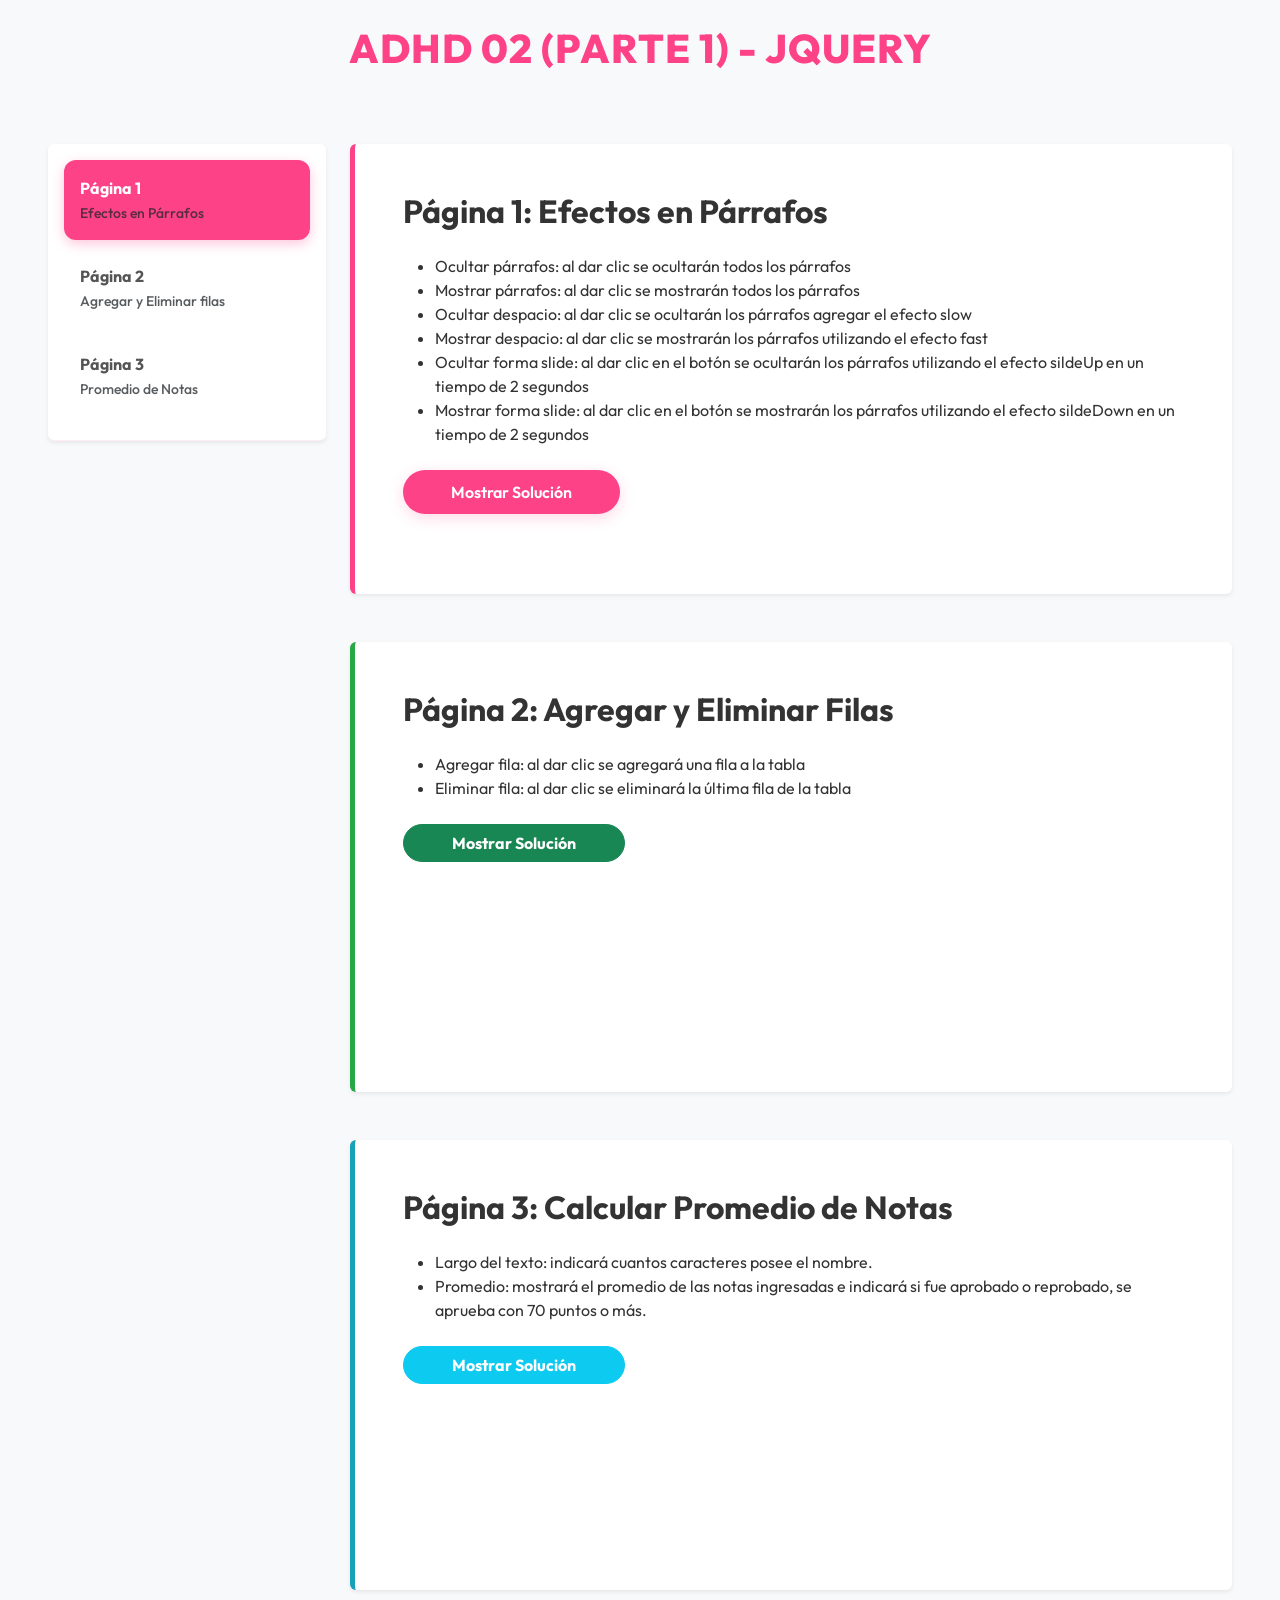
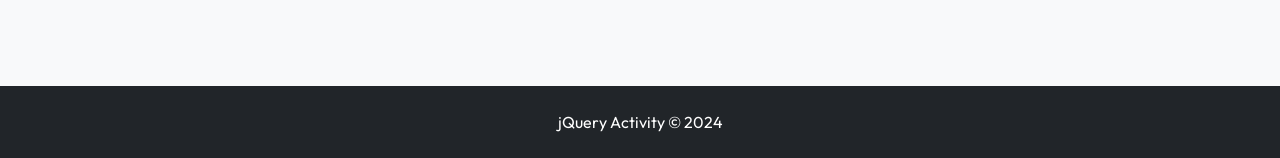
<file: index.html>
<!DOCTYPE html>
<html lang="es">

<head>
    <meta charset="UTF-8">
    <meta name="viewport" content="width=device-width, initial-scale=1.0">
    <title>Actividad jQuery - Inicio</title>
    <link rel="stylesheet" href="css/bootstrap.min.css">
    <link href="https://fonts.googleapis.com/css2?family=Outfit:wght@300;400;600;800&display=swap" rel="stylesheet">
    <link rel="stylesheet" href="css/style.css">
</head>

<body data-bs-spy="scroll" data-bs-target="#navbar-jquery" data-bs-offset="20" tabindex="0">

    <header>
        <h1 class="text-center h1-bg p-4 mb-5">ADHD 02 (Parte 1) - jQuery</h1>
    </header>

    <main class="container-fluid px-lg-5">
        <div class="row">
            <div class="col-md-3">
                <nav id="navbar-jquery"
                    class="navbar navbar-light bg-white flex-column align-items-stretch p-3 shadow-sm rounded sticky-top"
                    style="top: 20px;">
                    <nav class="nav nav-pills flex-column">
                        <a class="nav-link mb-2 py-3" href="#item-1">
                            <span class="fw-bold">Página 1</span><br>
                            <small class="text-muted">Efectos en Párrafos</small>
                        </a>
                        <a class="nav-link mb-2 py-3" href="#item-2">
                            <span class="fw-bold">Página 2</span><br>
                            <small class="text-muted">Agregar y Eliminar filas</small>
                        </a>
                        <a class="nav-link mb-2 py-3" href="#item-3">
                            <span class="fw-bold">Página 3</span><br>
                            <small class="text-muted">Promedio de Notas</small>
                        </a>
                    </nav>
                </nav>
            </div>
            <div class="col-md-9">
                <div class="scrollspy-example">
                    <section id="item-1"
                        class="p-5 mb-5 rounded shadow-sm bg-white border-start border-5 border-primary"
                        style="border-left-color: var(--pink-primary) !important;">
                        <h2 class="fw-bold mb-4">Página 1: Efectos en Párrafos</h2>
                        <p class="lead">
                        <ul>
                            <li>Ocultar párrafos: al dar clic se ocultarán todos los párrafos</li>
                            <li>Mostrar párrafos: al dar clic se mostrarán todos los párrafos</li>
                            <li>Ocultar despacio: al dar clic se ocultarán los párrafos agregar el efecto slow</li>
                            <li>Mostrar despacio: al dar clic se mostrarán los párrafos utilizando el efecto fast</li>
                            <li>Ocultar forma slide: al dar clic en el botón se ocultarán los párrafos utilizando el
                                efecto
                                sildeUp en un tiempo de 2 segundos</li>
                            <li>Mostrar forma slide: al dar clic en el botón se mostrarán los párrafos utilizando el
                                efecto
                                sildeDown en un tiempo de 2 segundos</li>
                        </ul>
                        </p>
                        <div class="mt-4">
                            <a href="pagina1.html" class="btn btn-custom px-5">Mostrar Solución</a>
                        </div>
                    </section>
                    <section id="item-2"
                        class="p-5 mb-5 rounded shadow-sm bg-white border-start border-5 border-success"
                        style="border-left-color: #28a745 !important;">
                        <h2 class="fw-bold mb-4">Página 2: Agregar y Eliminar Filas</h2>
                        <p class="lead">
                        <ul>
                            <li>Agregar fila: al dar clic se agregará una fila a la tabla</li>
                            <li>Eliminar fila: al dar clic se eliminará la última fila de la tabla</li>
                        </ul>
                        </p>
                        <div class="mt-4">
                            <a href="pagina2.html" class="btn btn-success px-5 rounded-pill fw-bold">Mostrar
                                Solución</a>
                        </div>
                    </section>
                    <section id="item-3" class="p-5 mb-5 rounded shadow-sm bg-white border-start border-5 border-info"
                        style="border-left-color: #17a2b8 !important;">
                        <h2 class="fw-bold mb-4">Página 3: Calcular Promedio de Notas</h2>
                        <p class="lead">
                        <ul>
                            <li>Largo del texto: indicará cuantos caracteres posee el nombre.</li>
                            <li>Promedio: mostrará el promedio de las notas ingresadas e indicará si fue aprobado o
                                reprobado, se aprueba con 70 puntos o más.</li>
                        </ul>
                        </p>
                        <div class="mt-4">
                            <a href="pagina3.html" class="btn btn-info px-5 text-white rounded-pill fw-bold">Mostrar
                                Solución</a>
                        </div>
                    </section>

                </div>
            </div>
        </div>
    </main>

    <footer class="bg-dark text-white text-center py-4 mt-5">
        <p class="mb-0">jQuery Activity &copy; 2024</p>
    </footer>

    <script src="js/jquery-4.0.0.min.js"></script>
    <script src="js/bootstrap.bundle.min.js"></script>
</body>

</html>
</file>
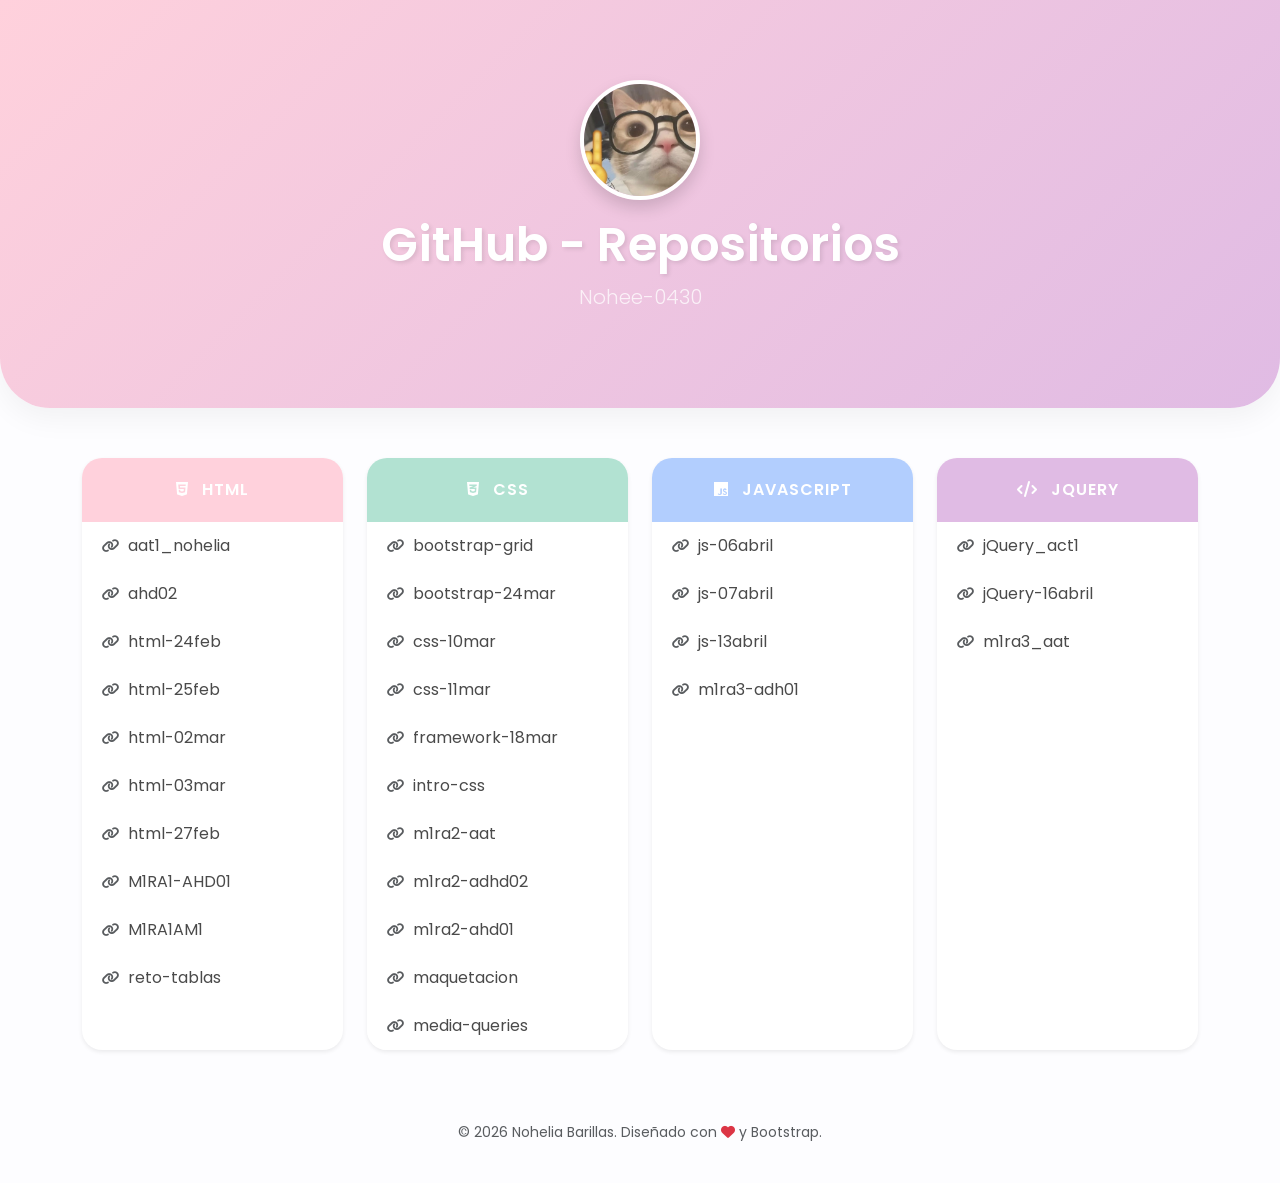
<file: fs2026_enlaces_github/index.html>
<!DOCTYPE html>
<html lang="en">

<head>
    <meta charset="UTF-8">
    <meta name="viewport" content="width=device-width, initial-scale=1.0">
    <title>Enlaces GitHub - Nohelia Barillas</title>
    <link rel="stylesheet" href="css/bootstrap.min.css">
    <link rel="stylesheet" href="css/style.css">
    <!-- Font Awesome for icons -->
    <link rel="stylesheet" href="https://cdnjs.cloudflare.com/ajax/libs/font-awesome/6.4.0/css/all.min.css">
</head>

<body>
    <!-- Hero Section -->
    <header class="hero-section text-center">
        <div class="container">
            <img src="imagenes/descarga.jpg" alt="Nohelia Barillas" class="profile-pic mb-3 shadow">
            <h1 class="hero-title mb-2">GitHub - Repositorios</h1>
            <p class="lead text-white opacity-75">Nohee-0430</p>
        </div>
    </header>

    <main class="container mb-5">
        <div class="row g-4">
            <!-- HTML Section -->
            <div class="col-md-6 col-lg-3">
                <div class="card shadow-sm">
                    <div class="card-header header-html">
                        <i class="fab fa-html5 me-2"></i> HTML
                    </div>
                    <ul class="list-group list-group-flush">
                        <li class="list-group-item"><a href="https://github.com/Nohee-0430/aat1_nohelia_barillas"><i
                                    class="fas fa-link me-2 small text-muted"></i>aat1_nohelia</a></li>
                        <li class="list-group-item"><a href="https://github.com/Nohee-0430/ahd02"><i
                                    class="fas fa-link me-2 small text-muted"></i>ahd02</a></li>
                        <li class="list-group-item"><a href="https://github.com/Nohee-0430/html-ejemplo24feb"><i
                                    class="fas fa-link me-2 small text-muted"></i>html-24feb</a></li>
                        <li class="list-group-item"><a href="https://github.com/Nohee-0430/html-ejemplo25feb"><i
                                    class="fas fa-link me-2 small text-muted"></i>html-25feb</a></li>
                        <li class="list-group-item"><a href="https://github.com/Nohee-0430/html-ejemplo02mar"><i
                                    class="fas fa-link me-2 small text-muted"></i>html-02mar</a></li>
                        <li class="list-group-item"><a href="https://github.com/Nohee-0430/html-ejemplo03mar"><i
                                    class="fas fa-link me-2 small text-muted"></i>html-03mar</a></li>
                        <li class="list-group-item"><a href="https://github.com/Nohee-0430/html-ejemplo27feb"><i
                                    class="fas fa-link me-2 small text-muted"></i>html-27feb</a></li>
                        <li class="list-group-item"><a href="https://github.com/Nohee-0430/M1RA1-AHD01"><i
                                    class="fas fa-link me-2 small text-muted"></i>M1RA1-AHD01</a></li>
                        <li class="list-group-item"><a href="https://github.com/Nohee-0430/M1RA1AM1"><i
                                    class="fas fa-link me-2 small text-muted"></i>M1RA1AM1</a></li>
                        <li class="list-group-item"><a href="https://github.com/Nohee-0430/reto-tablas"><i
                                    class="fas fa-link me-2 small text-muted"></i>reto-tablas</a></li>
                    </ul>
                </div>
            </div>

            <!-- CSS Section -->
            <div class="col-md-6 col-lg-3">
                <div class="card shadow-sm">
                    <div class="card-header header-css">
                        <i class="fab fa-css3-alt me-2"></i> CSS
                    </div>
                    <ul class="list-group list-group-flush">
                        <li class="list-group-item"><a href="https://github.com/Nohee-0430/bootstrap-23marzo-grid"><i
                                    class="fas fa-link me-2 small text-muted"></i>bootstrap-grid</a></li>
                        <li class="list-group-item"><a href="https://github.com/Nohee-0430/bootstrap-ejemplo24marzo"><i
                                    class="fas fa-link me-2 small text-muted"></i>bootstrap-24mar</a></li>
                        <li class="list-group-item"><a href="https://github.com/Nohee-0430/css-ejemplo10mar"><i
                                    class="fas fa-link me-2 small text-muted"></i>css-10mar</a></li>
                        <li class="list-group-item"><a href="https://github.com/Nohee-0430/css-ejemplo11mar"><i
                                    class="fas fa-link me-2 small text-muted"></i>css-11mar</a></li>
                        <li class="list-group-item"><a href="https://github.com/Nohee-0430/framework-ejmplo18mar"><i
                                    class="fas fa-link me-2 small text-muted"></i>framework-18mar</a></li>
                        <li class="list-group-item"><a href="https://github.com/Nohee-0430/introduccion-css"><i
                                    class="fas fa-link me-2 small text-muted"></i>intro-css</a></li>
                        <li class="list-group-item"><a href="https://github.com/Nohee-0430/m1ra2-aat"><i
                                    class="fas fa-link me-2 small text-muted"></i>m1ra2-aat</a></li>
                        <li class="list-group-item"><a href="https://github.com/Nohee-0430/m1ra2-adhd02"><i
                                    class="fas fa-link me-2 small text-muted"></i>m1ra2-adhd02</a></li>
                        <li class="list-group-item"><a href="https://github.com/Nohee-0430/m1ra2-ahd01"><i
                                    class="fas fa-link me-2 small text-muted"></i>m1ra2-ahd01</a></li>
                        <li class="list-group-item"><a href="https://github.com/Nohee-0430/maquetacion-basica"><i
                                    class="fas fa-link me-2 small text-muted"></i>maquetacion</a></li>
                        <li class="list-group-item"><a href="https://github.com/Nohee-0430/media-queries"><i
                                    class="fas fa-link me-2 small text-muted"></i>media-queries</a></li>
                    </ul>
                </div>
            </div>

            <!-- JS Section -->
            <div class="col-md-6 col-lg-3">
                <div class="card shadow-sm">
                    <div class="card-header header-js">
                        <i class="fab fa-js me-2"></i> JavaScript
                    </div>
                    <ul class="list-group list-group-flush">
                        <li class="list-group-item"><a href="https://github.com/Nohee-0430/js-ejemplo06abril"><i
                                    class="fas fa-link me-2 small text-muted"></i>js-06abril</a></li>
                        <li class="list-group-item"><a href="https://github.com/Nohee-0430/js-ejemplo07abril"><i
                                    class="fas fa-link me-2 small text-muted"></i>js-07abril</a></li>
                        <li class="list-group-item"><a href="https://github.com/Nohee-0430/js-ejemplo13abril"><i
                                    class="fas fa-link me-2 small text-muted"></i>js-13abril</a></li>
                        <li class="list-group-item"><a href="https://github.com/Nohee-0430/m1ra3-adh01"><i
                                    class="fas fa-link me-2 small text-muted"></i>m1ra3-adh01</a></li>
                    </ul>
                </div>
            </div>

            <!-- jQuery Section -->
            <div class="col-md-6 col-lg-3">
                <div class="card shadow-sm">
                    <div class="card-header header-jquery">
                        <i class="fas fa-code me-2"></i> jQuery
                    </div>
                    <ul class="list-group list-group-flush">
                        <li class="list-group-item"><a href="https://github.com/Nohee-0430/jQuery_act1"><i
                                    class="fas fa-link me-2 small text-muted"></i>jQuery_act1</a></li>
                        <li class="list-group-item"><a href="https://github.com/Nohee-0430/jQuery-ejemplo16abril"><i
                                    class="fas fa-link me-2 small text-muted"></i>jQuery-16abril</a></li>
                        <li class="list-group-item"><a
                                href="https://github.com/Nohee-0430/m1ra3_aat_nohelia_barillas"><i
                                    class="fas fa-link me-2 small text-muted"></i>m1ra3_aat</a></li>
                    </ul>
                </div>
            </div>
        </div>
    </main>

    <footer class="text-center py-4 text-muted small">
        <p>&copy; 2026 Nohelia Barillas. Diseñado con <i class="fas fa-heart text-danger"></i> y Bootstrap.</p>
    </footer>

    <script src="js/bootstrap.bundle.min.js"></script>
</body>

</html>
</file>
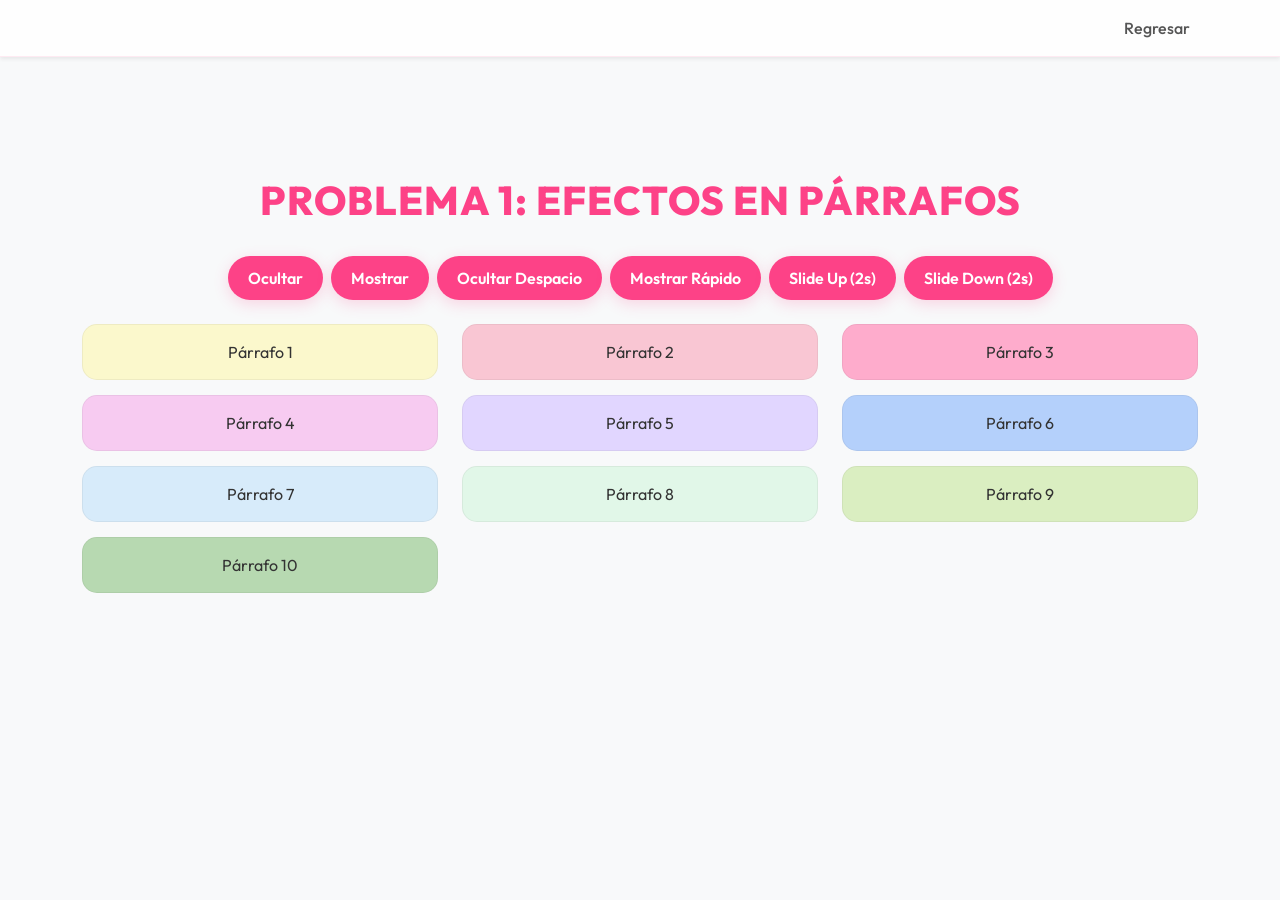
<file: pagina1.html>
<!DOCTYPE html>
<html lang="es">

<head>
    <meta charset="UTF-8">
    <meta name="viewport" content="width=device-width, initial-scale=1.0">
    <title>Página 1 - Efectos jQuery</title>
    <link rel="stylesheet" href="css/bootstrap.min.css">
    <link href="https://fonts.googleapis.com/css2?family=Outfit:wght@300;400;600;800&display=swap" rel="stylesheet">
    <link rel="stylesheet" href="css/style.css">
</head>

<body>

    <nav class="navbar navbar-expand-lg fixed-top shadow-sm">
        <div class="container">
            <div class="navbar-nav ms-auto">
                <a class="nav-link" href="index.html">Regresar</a>
            </div>
        </div>
    </nav>

    <main class="container mt-5 pt-5">
        <section class="section-padding">
            <h1 class="text-center h1-bg">Problema 1: Efectos en Párrafos</h1>

            <div class="d-flex flex-wrap justify-content-center gap-2 mb-4">
                <button id="btn1" class="btn-custom">Ocultar</button>
                <button id="btn2" class="btn-custom">Mostrar</button>
                <button id="btn3" class="btn-custom">Ocultar Despacio</button>
                <button id="btn4" class="btn-custom">Mostrar Rápido</button>
                <button id="btn5" class="btn-custom">Slide Up (2s)</button>
                <button id="btn6" class="btn-custom">Slide Down (2s)</button>
            </div>

            <div id="contenedor-parrafos" class="row">
                <div class="col-md-6 col-lg-4">
                    <div class="parrafo-card bg1 text-center">Párrafo 1</div>
                </div>
                <div class="col-md-6 col-lg-4">
                    <div class="parrafo-card bg2 text-center">Párrafo 2</div>
                </div>
                <div class="col-md-6 col-lg-4">
                    <div class="parrafo-card bg3 text-center">Párrafo 3</div>
                </div>
                <div class="col-md-6 col-lg-4">
                    <div class="parrafo-card bg4 text-center">Párrafo 4</div>
                </div>
                <div class="col-md-6 col-lg-4">
                    <div class="parrafo-card bg5 text-center">Párrafo 5</div>
                </div>
                <div class="col-md-6 col-lg-4">
                    <div class="parrafo-card bg6 text-center">Párrafo 6</div>
                </div>
                <div class="col-md-6 col-lg-4">
                    <div class="parrafo-card bg7 text-center">Párrafo 7</div>
                </div>
                <div class="col-md-6 col-lg-4">
                    <div class="parrafo-card bg8 text-center">Párrafo 8</div>
                </div>
                <div class="col-md-6 col-lg-4">
                    <div class="parrafo-card bg9 text-center">Párrafo 9</div>
                </div>
                <div class="col-md-6 col-lg-4">
                    <div class="parrafo-card bg10 text-center">Párrafo 10</div>
                </div>
            </div>
        </section>
    </main>

    <script src="js/jquery-4.0.0.min.js"></script>
    <script src="js/bootstrap.bundle.min.js"></script>
    <script src="js/jQuery.js"></script>
</body>

</html>
</file>
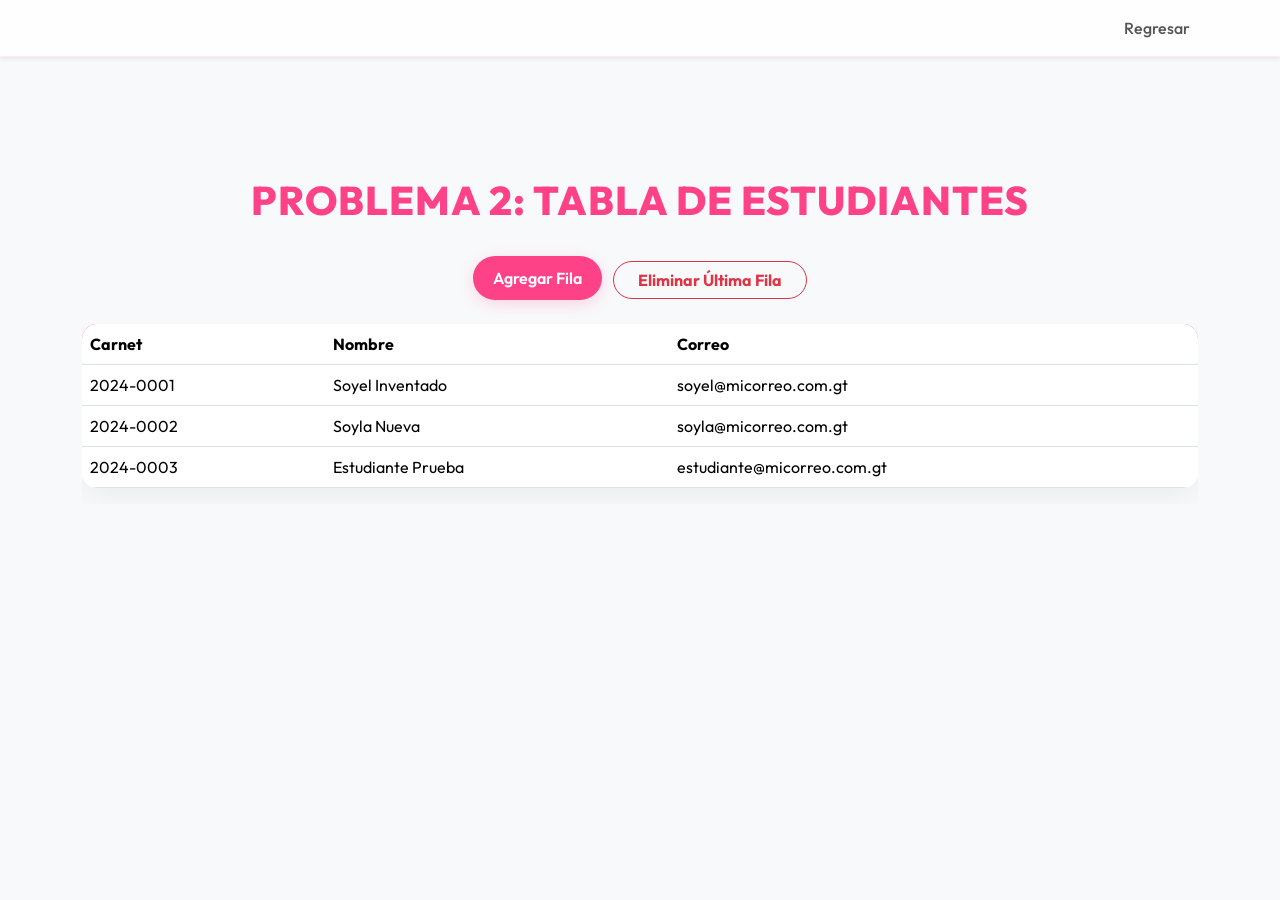
<file: pagina2.html>
<!DOCTYPE html>
<html lang="es">

<head>
    <meta charset="UTF-8">
    <meta name="viewport" content="width=device-width, initial-scale=1.0">
    <title>Página 2 - Tabla Dinámica</title>
    <link rel="stylesheet" href="css/bootstrap.min.css">
    <link href="https://fonts.googleapis.com/css2?family=Outfit:wght@300;400;600;800&display=swap" rel="stylesheet">
    <link rel="stylesheet" href="css/style.css">
</head>

<body>

    <nav class="navbar navbar-expand-lg fixed-top shadow-sm">
        <div class="container">
            <div class="navbar-nav ms-auto">
                <a class="nav-link" href="index.html">Regresar</a>
            </div>
        </div>
    </nav>


    <main class="container mt-5 pt-5">
        <section class="section-padding">
            <h1 class="text-center h1-bg">Problema 2: Tabla de Estudiantes</h1>

            <div class="text-center mb-4">
                <button id="btnAgregar" class="btn-custom me-2">Agregar Fila</button>
                <button id="btnEliminar" class="btn btn-outline-danger rounded-pill px-4 fw-bold">Eliminar Última
                    Fila</button>
            </div>

            <div class="table-responsive">
                <table id="tablaEstudiantes" class="table table-premium align-middle">
                    <thead>
                        <tr>
                            <th>Carnet</th>
                            <th>Nombre</th>
                            <th>Correo</th>
                        </tr>
                    </thead>
                    <tbody>
                        <tr>
                            <td>2024-0001</td>
                            <td>Soyel Inventado</td>
                            <td>soyel@micorreo.com.gt</td>
                        </tr>
                        <tr>
                            <td>2024-0002</td>
                            <td>Soyla Nueva</td>
                            <td>soyla@micorreo.com.gt</td>
                        </tr>
                        <tr>
                            <td>2024-0003</td>
                            <td>Estudiante Prueba</td>
                            <td>estudiante@micorreo.com.gt</td>
                        </tr>
                    </tbody>
                </table>
            </div>
        </section>
    </main>

    <script src="js/jquery-4.0.0.min.js"></script>
    <script src="js/bootstrap.bundle.min.js"></script>
    <script src="js/jQuery.js"></script>
</body>

</html>
</file>
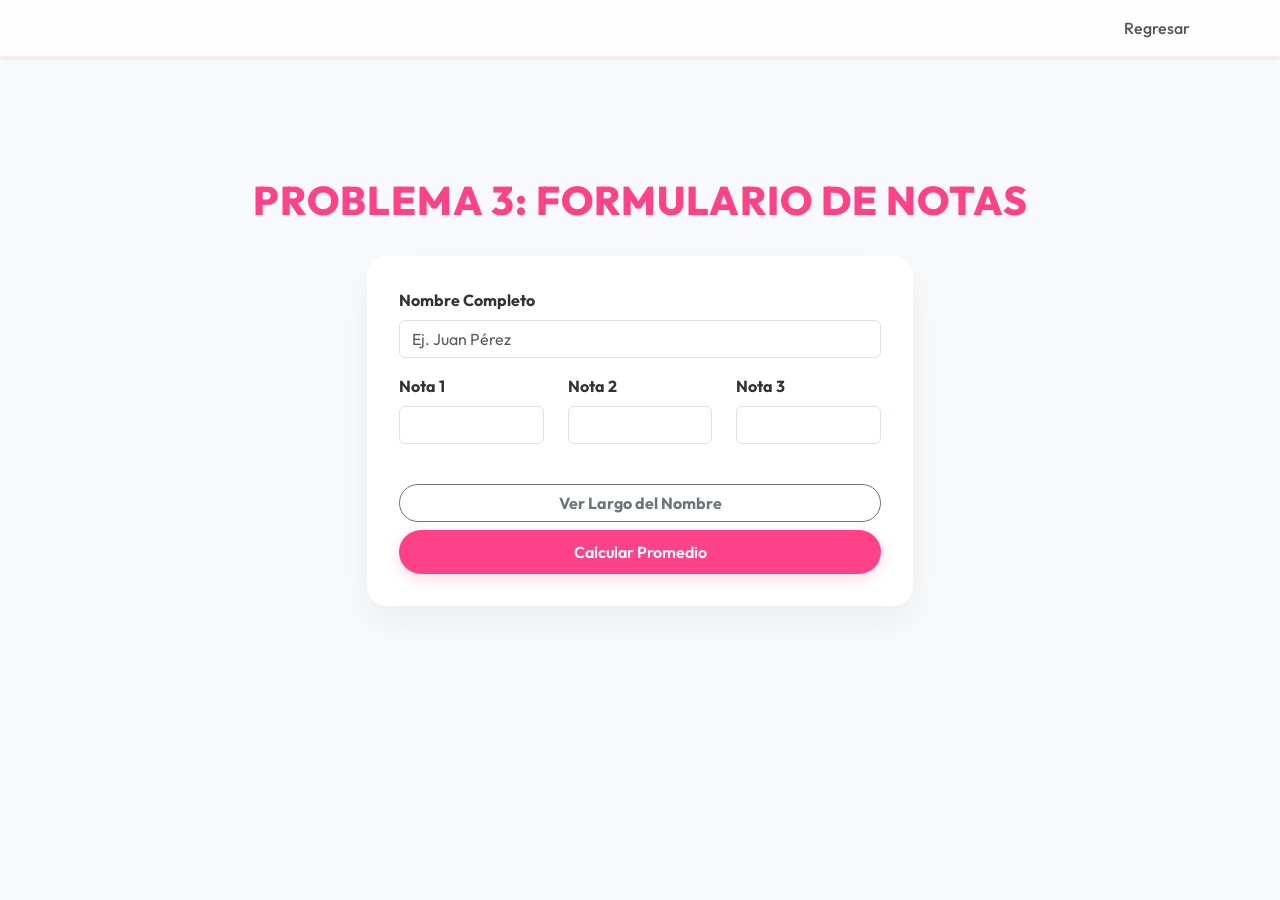
<file: pagina3.html>
<!DOCTYPE html>
<html lang="es">

<head>
    <meta charset="UTF-8">
    <meta name="viewport" content="width=device-width, initial-scale=1.0">
    <title>Página 3 - Cálculo de Promedio</title>
    <link rel="stylesheet" href="css/bootstrap.min.css">
    <link href="https://fonts.googleapis.com/css2?family=Outfit:wght@300;400;600;800&display=swap" rel="stylesheet">
    <link rel="stylesheet" href="css/style.css">
</head>

<body>

    <nav class="navbar navbar-expand-lg fixed-top shadow-sm">
        <div class="container">
            <div class="navbar-nav ms-auto">
                <a class="nav-link" href="index.html">Regresar</a>
            </div>
        </div>
    </nav>


    <main class="container mt-5 pt-5">
        <section class="section-padding">
            <h1 class="text-center h1-bg">Problema 3: Formulario de Notas</h1>

            <div class="row justify-content-center">
                <div class="col-md-6">
                    <div class="form-card">
                        <div class="mb-3">
                            <label class="form-label fw-bold">Nombre Completo</label>
                            <input type="text" id="inputNombre" class="form-control" placeholder="Ej. Juan Pérez">
                        </div>
                        <div class="row">
                            <div class="col-4 mb-3">
                                <label class="form-label fw-bold">Nota 1</label>
                                <input type="number" id="nota1" class="form-control" min="0" max="100">
                            </div>
                            <div class="col-4 mb-3">
                                <label class="form-label fw-bold">Nota 2</label>
                                <input type="number" id="nota2" class="form-control" min="0" max="100">
                            </div>
                            <div class="col-4 mb-3">
                                <label class="form-label fw-bold">Nota 3</label>
                                <input type="number" id="nota3" class="form-control" min="0" max="100">
                            </div>
                        </div>
                        <div class="d-grid gap-2 mt-4">
                            <button id="btnLargo" class="btn btn-outline-secondary rounded-pill fw-bold">Ver Largo del
                                Nombre</button>
                            <button id="btnPromedio" class="btn-custom">Calcular Promedio</button>
                        </div>
                        <div id="resultadoPromedio" class="text-center"></div>
                    </div>
                </div>
            </div>
        </section>
    </main>

    <script src="js/jquery-4.0.0.min.js"></script>
    <script src="js/bootstrap.bundle.min.js"></script>
    <script src="js/jQuery.js"></script>
</body>

</html>
</file>
<file: css/style.css>
:root {
    --pink-primary: #fd4287;
    --pink-hover: #ff89bf;
    --green-soft: #d7ff99;
    --bg-light: #f8f9fa;
    --glass-bg: rgba(255, 255, 255, 0.8);
}

body {
    background-color: var(--bg-light);
    font-family: 'Outfit', 'Inter', sans-serif;
    color: #333;
    position: relative;
}

/* Navbar Premium */
.navbar {
    background: var(--glass-bg);
    backdrop-filter: blur(10px);
    border-bottom: 1px solid rgba(253, 66, 135, 0.1);
}

.navbar-brand {
    color: var(--pink-primary) !important;
    font-weight: 800;
}

.nav-link {
    color: #555 !important;
    font-weight: 500;
    transition: all 0.3s ease;
}

.nav-link.active {
    background-color: var(--pink-primary) !important;
    color: white !important;
    box-shadow: 0 4px 12px rgba(253, 66, 135, 0.3);
    border-radius: 12px !important;
}

.nav-pills .nav-link {
    border-radius: 12px;
    margin-bottom: 5px;
}

/* Headers */
.h1-bg {
    color: var(--pink-primary);
    font-weight: 800;
    text-transform: uppercase;
    letter-spacing: 1px;
    margin-bottom: 2rem;
}

/* Buttons */
.btn-custom {
    background-color: var(--pink-primary);
    color: white;
    border: none;
    padding: 10px 20px;
    border-radius: 50px;
    font-weight: 600;
    transition: all 0.3s ease;
    box-shadow: 0 4px 15px rgba(253, 66, 135, 0.2);
}

.btn-custom:hover {
    background-color: var(--pink-hover);
    transform: translateY(-2px);
    box-shadow: 0 6px 20px rgba(253, 66, 135, 0.3);
    color: white;
}

/* Paragraph Colors (Keep user palette) */
.bg1 { background-color: #fbf8cc; }
.bg2 { background-color: #f9c6d3; }
.bg3 { background-color: #feaccc; }
.bg4 { background-color: #f7cbf1; }
.bg5 { background-color: #e1d6ff; }
.bg6 { background-color: #b4d0fb; }
.bg7 { background-color: #d7ebfa; }
.bg8 { background-color: #e1f7e8; }
.bg9 { background-color: #daeec1; }
.bg10 { background-color: #b7d9b1; }

.parrafo-card {
    border-radius: 15px;
    padding: 15px;
    margin-bottom: 15px;
    transition: transform 0.2s;
    border: 1px solid rgba(0,0,0,0.05);
}

.parrafo-card:hover {
    transform: scale(1.02);
}

/* Table Design */
.table-premium {
    background: white;
    border-radius: 15px;
    overflow: hidden;
    box-shadow: 0 10px 30px rgba(0,0,0,0.05);
}

.table-premium thead {
    background-color: var(--pink-primary);
    color: white;
}

/* Form Design */
.form-card {
    background: white;
    padding: 2rem;
    border-radius: 20px;
    box-shadow: 0 15px 35px rgba(0,0,0,0.05);
}

.section-padding {
    padding: 80px 0;
}

/* Scrollspy helper */
section {
    min-height: 50vh;
}
</file>
<file: fs2026_enlaces_github/css/style.css>
@import url('https://fonts.googleapis.com/css2?family=Poppins:wght@300;400;600&display=swap');

:root {
    --pastel-pink: #FFD1DC;
    --pastel-blue: #B2CEFE;
    --pastel-mint: #B2E2D2;
    --pastel-lavender: #E0BBE4;
    --pastel-yellow: #FFFFD1;
    --dark-text: #4A4A4A;
    --bg-light: #FDFDFF;
}

body {
    font-family: 'Poppins', sans-serif;
    background-color: var(--bg-light);
    color: var(--dark-text);
}

.hero-section {
    background: linear-gradient(135deg, var(--pastel-pink) 0%, var(--pastel-lavender) 100%);
    padding: 80px 0;
    border-radius: 0 0 50px 50px;
    margin-bottom: 50px;
    box-shadow: 0 10px 30px rgba(0, 0, 0, 0.05);
}

.hero-title {
    font-weight: 600;
    font-size: 3rem;
    color: #fff;
    text-shadow: 2px 2px 4px rgba(0,0,0,0.1);
}

.profile-pic {
    width: 120px;
    height: 120px;
    object-fit: cover;
    border-radius: 50%;
    border: 4px solid #fff;
    transition: transform 0.3s ease;
}

.profile-pic:hover {
    transform: scale(1.05);
}

.card {
    border: none;
    border-radius: 20px;
    transition: transform 0.3s ease, box-shadow 0.3s ease;
    overflow: hidden;
    height: 100%;
}

.card:hover {
    transform: translateY(-10px);
    box-shadow: 0 15px 35px rgba(0, 0, 0, 0.1);
}

.card-header {
    border: none;
    font-weight: 600;
    text-transform: uppercase;
    letter-spacing: 1px;
    padding: 20px;
    text-align: center;
}

.header-html { background-color: var(--pastel-pink); color: #fff; }
.header-css { background-color: var(--pastel-mint); color: #fff; }
.header-js { background-color: var(--pastel-blue); color: #fff; }
.header-jquery { background-color: var(--pastel-lavender); color: #fff; }

.list-group-item {
    border: none;
    padding: 12px 20px;
    transition: background-color 0.2s ease;
}

.list-group-item:hover {
    background-color: #f8f9fa;
}

.list-group-item a {
    text-decoration: none;
    color: var(--dark-text);
    display: block;
    width: 100%;
}

.list-group-item a:hover {
    color: #000;
}

/* Custom Scrollbar for a premium feel */
::-webkit-scrollbar {
    width: 8px;
}

::-webkit-scrollbar-track {
    background: #f1f1f1;
}

::-webkit-scrollbar-thumb {
    background: var(--pastel-pink);
    border-radius: 10px;
}

::-webkit-scrollbar-thumb:hover {
    background: var(--pastel-lavender);
}
</file>
